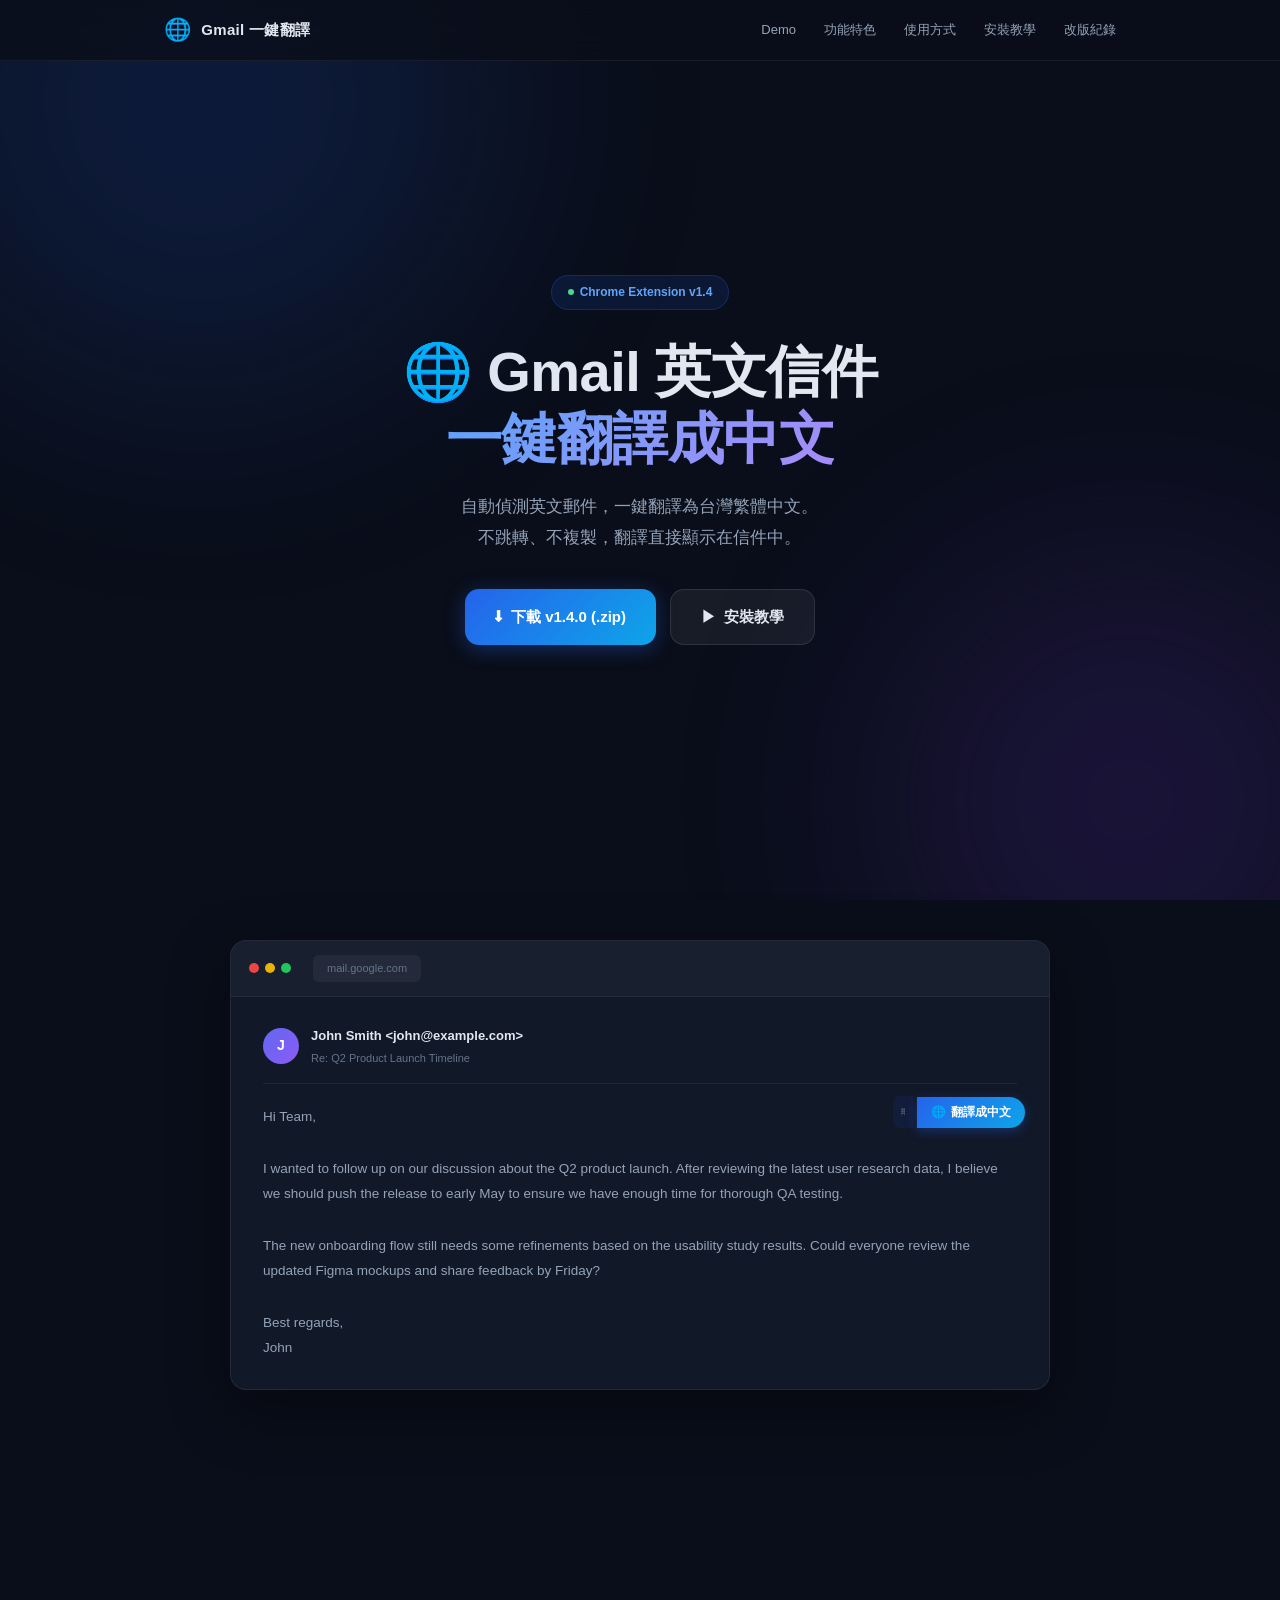
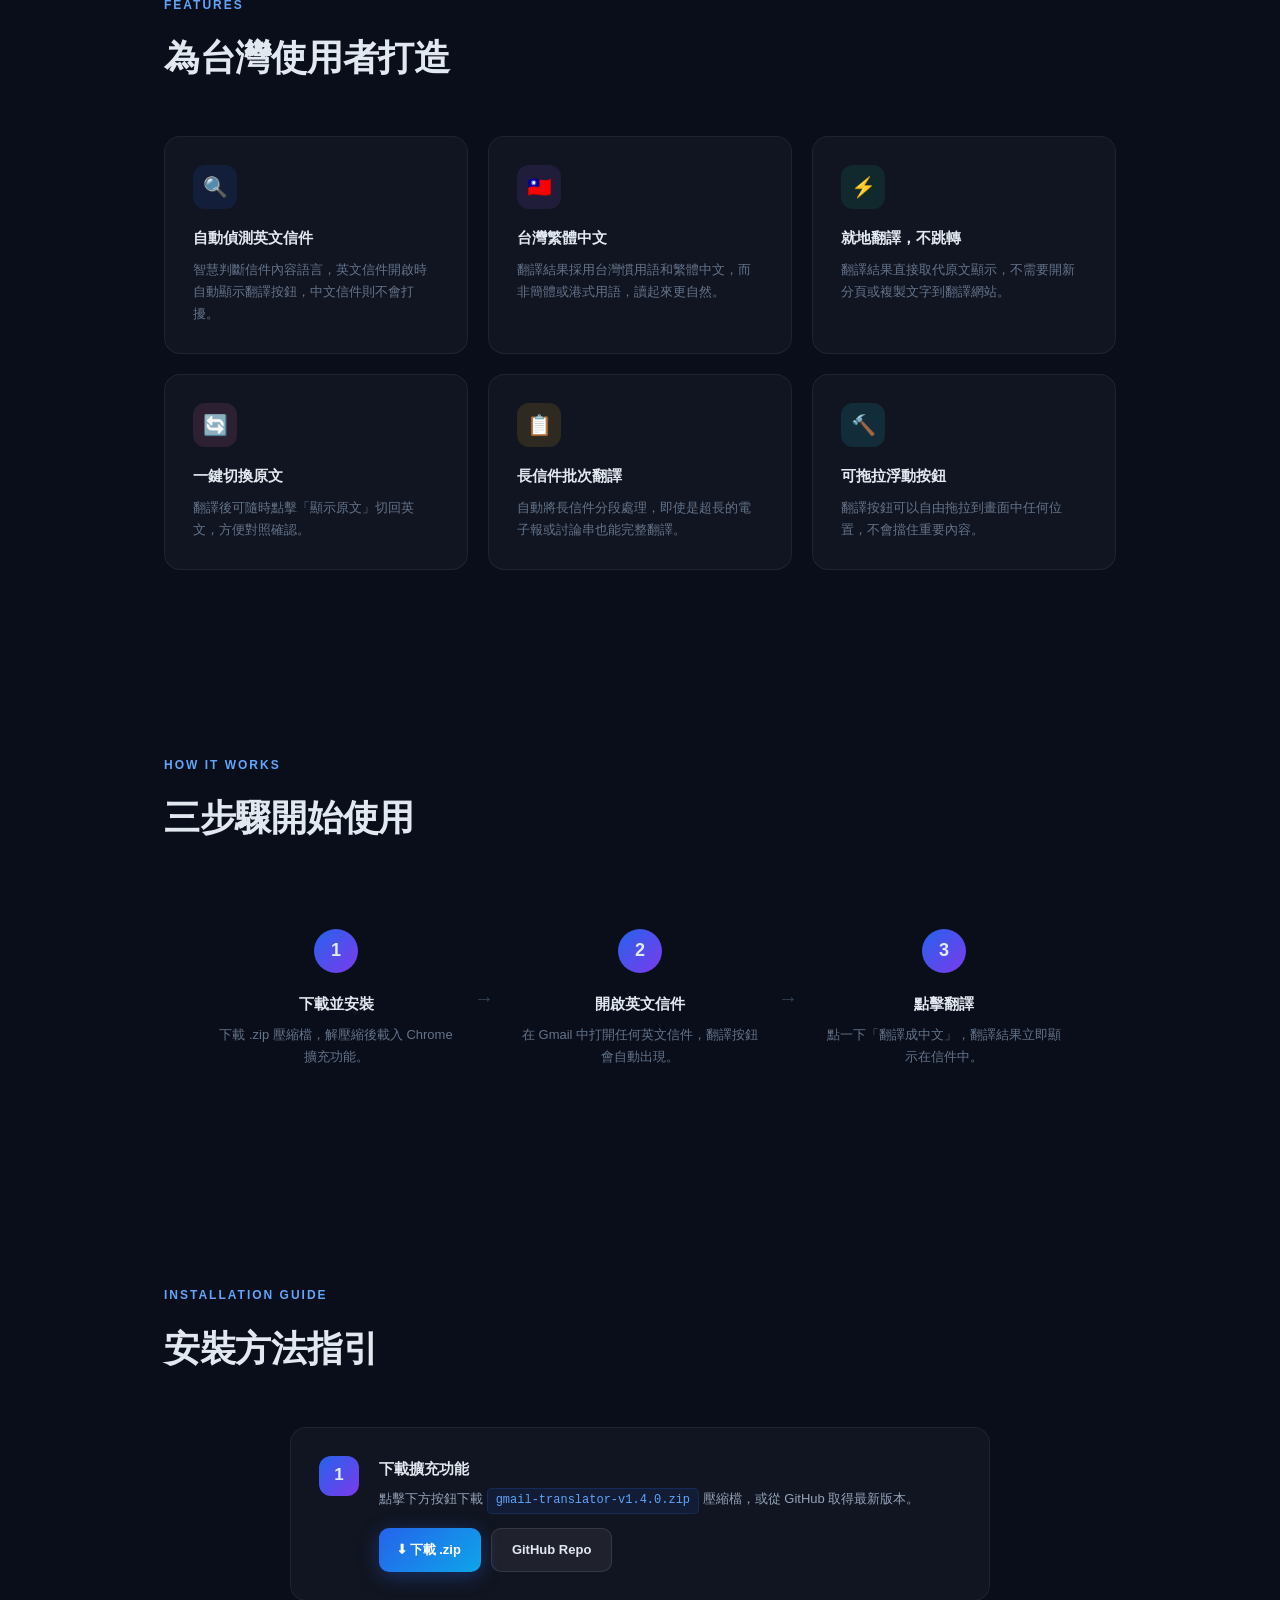
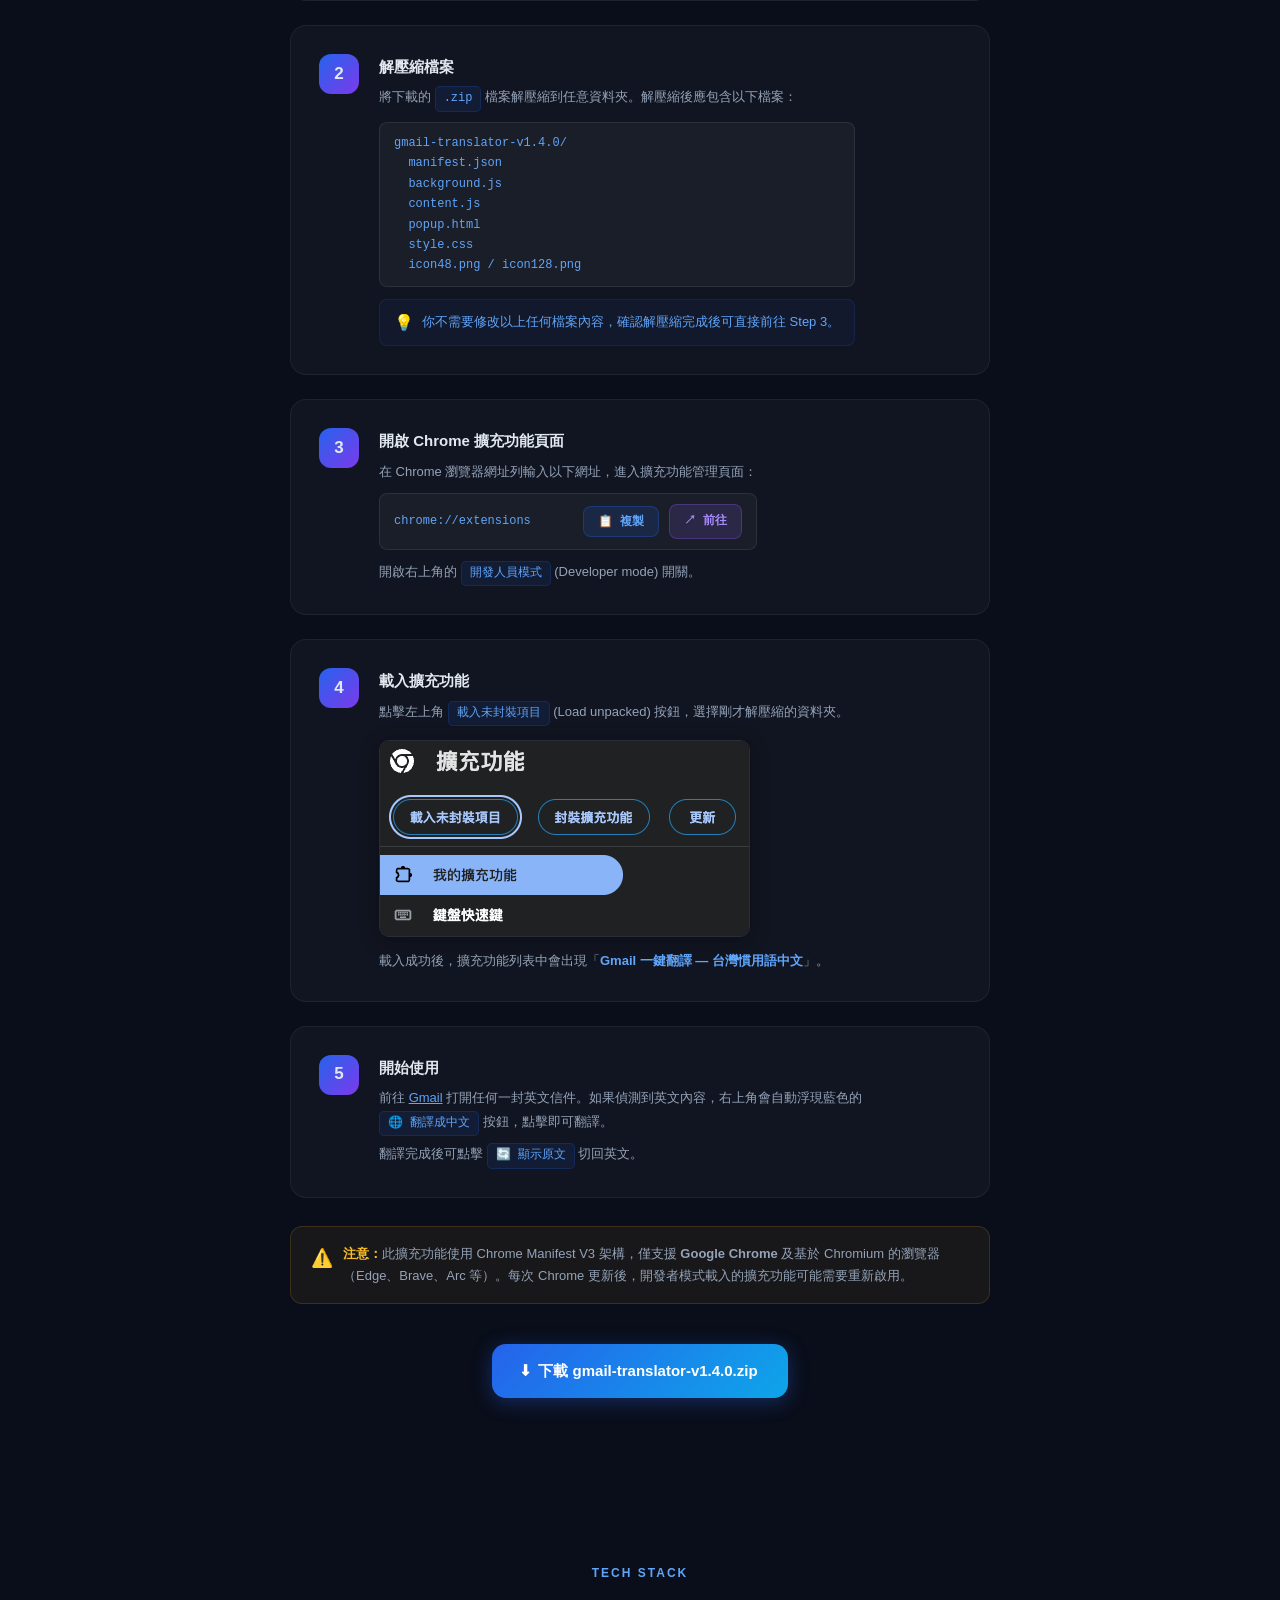
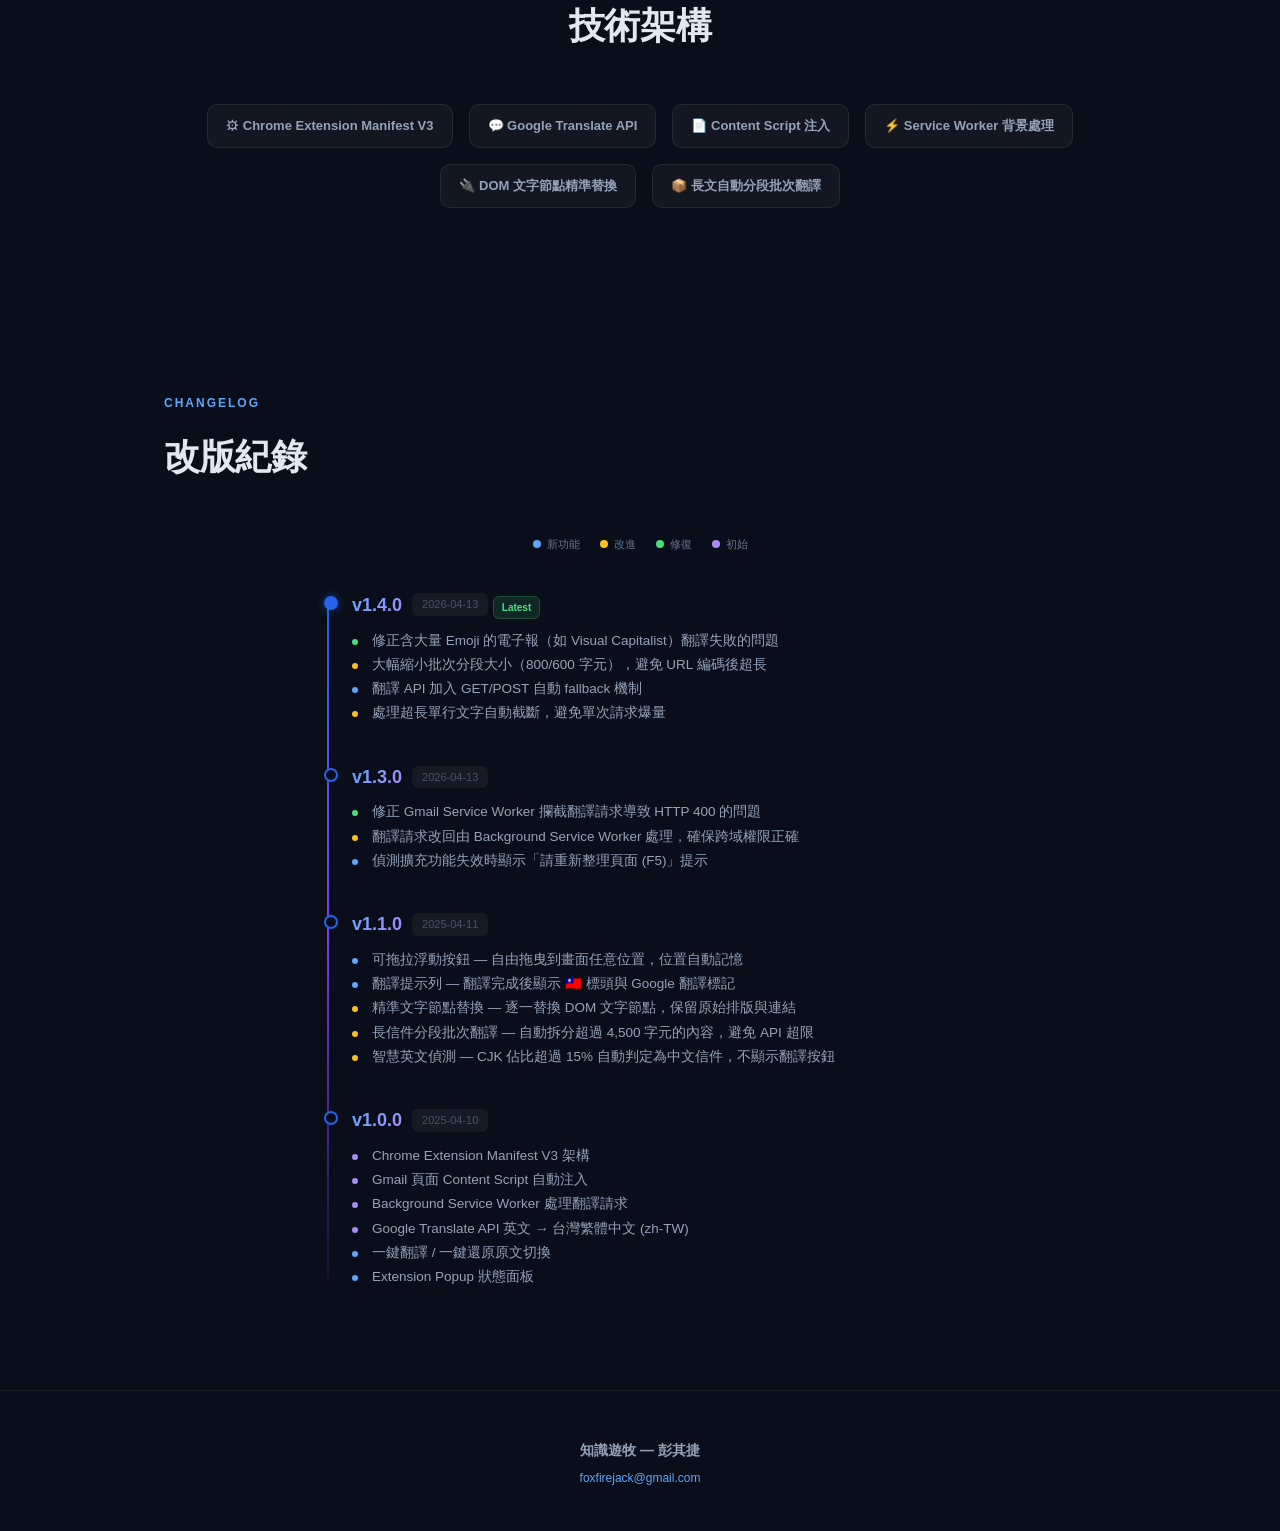
<file: index.html>
<!DOCTYPE html>
<html lang="zh-TW">
<head>
<meta charset="UTF-8">
<meta name="viewport" content="width=device-width, initial-scale=1.0">
<title>Gmail 一鍵翻譯 — 台灣繁體中文</title>
<link rel="icon" href="favicon.svg" type="image/svg+xml">
<style>
/* === Reset & Base === */
*, *::before, *::after { margin: 0; padding: 0; box-sizing: border-box; }
html { scroll-behavior: smooth; }
body {
  font-family: 'Noto Sans TC', -apple-system, BlinkMacSystemFont, 'Segoe UI', sans-serif;
  background: #0a0e1a;
  color: #e2e8f0;
  line-height: 1.7;
  overflow-x: hidden;
}
a { color: inherit; text-decoration: none; }

/* === Ambient Background === */
.bg-glow {
  position: fixed; inset: 0; z-index: 0; pointer-events: none; overflow: hidden;
}
.bg-glow::before, .bg-glow::after {
  content: '';
  position: absolute;
  border-radius: 50%;
  filter: blur(120px);
  opacity: 0.15;
}
.bg-glow::before {
  width: 600px; height: 600px;
  background: #2563eb;
  top: -200px; left: -100px;
  animation: float-a 20s ease-in-out infinite;
}
.bg-glow::after {
  width: 500px; height: 500px;
  background: #7c3aed;
  bottom: -150px; right: -100px;
  animation: float-b 25s ease-in-out infinite;
}
@keyframes float-a {
  0%, 100% { transform: translate(0, 0); }
  50% { transform: translate(80px, 60px); }
}
@keyframes float-b {
  0%, 100% { transform: translate(0, 0); }
  50% { transform: translate(-60px, -80px); }
}

/* === Layout === */
.container { max-width: 1000px; margin: 0 auto; padding: 0 24px; position: relative; z-index: 1; }

/* === Nav === */
nav {
  position: fixed; top: 0; left: 0; right: 0; z-index: 100;
  background: rgba(10, 14, 26, 0.8);
  backdrop-filter: blur(20px);
  border-bottom: 1px solid rgba(255,255,255,0.06);
}
nav .container {
  display: flex; align-items: center; justify-content: space-between;
  height: 60px;
}
.nav-logo {
  display: flex; align-items: center; gap: 10px;
  font-size: 15px; font-weight: 700; letter-spacing: 0.3px;
}
.nav-logo span { font-size: 22px; }
.nav-links { display: flex; gap: 28px; }
.nav-links a {
  font-size: 13px; color: #94a3b8;
  transition: color 0.2s;
}
.nav-links a:hover { color: #fff; }

/* === Hero === */
.hero {
  min-height: 100vh;
  display: flex; align-items: center; justify-content: center;
  text-align: center;
  padding: 100px 24px 80px;
}
.hero-inner { max-width: 680px; }
.hero-badge {
  display: inline-flex; align-items: center; gap: 6px;
  background: rgba(37, 99, 235, 0.12);
  border: 1px solid rgba(37, 99, 235, 0.25);
  border-radius: 100px;
  padding: 6px 16px;
  font-size: 12px; font-weight: 600;
  color: #60a5fa;
  margin-bottom: 28px;
}
.hero-badge .dot {
  width: 6px; height: 6px;
  background: #4ade80;
  border-radius: 50%;
  animation: pulse-dot 2s ease-in-out infinite;
}
@keyframes pulse-dot {
  0%, 100% { opacity: 1; transform: scale(1); }
  50% { opacity: 0.5; transform: scale(0.8); }
}
h1 {
  font-size: clamp(36px, 6vw, 56px);
  font-weight: 800;
  line-height: 1.2;
  margin-bottom: 20px;
  letter-spacing: -0.5px;
}
h1 .gradient {
  background: linear-gradient(135deg, #60a5fa, #a78bfa, #f472b6, #60a5fa);
  background-size: 300% 300%;
  -webkit-background-clip: text;
  -webkit-text-fill-color: transparent;
  background-clip: text;
  animation: gradient-shift 6s ease-in-out infinite;
}
@keyframes gradient-shift {
  0%, 100% { background-position: 0% 50%; }
  50% { background-position: 100% 50%; }
}
h1 .hero-globe {
  display: inline-block;
  animation: gentle-bounce 3s ease-in-out infinite;
}
@keyframes gentle-bounce {
  0%, 100% { transform: translateY(0); }
  50% { transform: translateY(-6px); }
}
.hero-desc {
  font-size: 17px;
  color: #94a3b8;
  max-width: 520px;
  margin: 0 auto 36px;
  line-height: 1.8;
}
.hero-actions { display: flex; gap: 14px; justify-content: center; flex-wrap: wrap; }
.btn-primary {
  display: inline-flex; align-items: center; gap: 8px;
  padding: 14px 30px;
  background: linear-gradient(135deg, #2563eb, #0ea5e9);
  color: #fff;
  font-size: 15px; font-weight: 700;
  border-radius: 14px;
  border: none; cursor: pointer;
  transition: all 0.3s cubic-bezier(0.4, 0, 0.2, 1);
  box-shadow: 0 4px 20px rgba(37, 99, 235, 0.35);
}
.btn-primary:hover {
  transform: translateY(-2px);
  box-shadow: 0 8px 30px rgba(37, 99, 235, 0.5);
}
.btn-secondary {
  display: inline-flex; align-items: center; gap: 8px;
  padding: 14px 30px;
  background: rgba(255,255,255,0.06);
  border: 1px solid rgba(255,255,255,0.1);
  color: #e2e8f0;
  font-size: 15px; font-weight: 600;
  border-radius: 14px;
  cursor: pointer;
  transition: all 0.3s;
}
.btn-secondary:hover {
  background: rgba(255,255,255,0.1);
  border-color: rgba(255,255,255,0.2);
}

/* === Demo Preview === */
.demo-section { padding: 40px 0 100px; }
.demo-window {
  background: #111827;
  border-radius: 16px;
  border: 1px solid rgba(255,255,255,0.08);
  overflow: hidden;
  box-shadow: 0 20px 60px rgba(0,0,0,0.4);
  max-width: 820px;
  margin: 0 auto;
}
.demo-titlebar {
  display: flex; align-items: center; gap: 8px;
  padding: 14px 18px;
  background: rgba(255,255,255,0.03);
  border-bottom: 1px solid rgba(255,255,255,0.06);
}
.demo-dots { display: flex; gap: 6px; }
.demo-dots span {
  width: 10px; height: 10px; border-radius: 50%;
}
.demo-dots span:nth-child(1) { background: #ef4444; }
.demo-dots span:nth-child(2) { background: #eab308; }
.demo-dots span:nth-child(3) { background: #22c55e; }
.demo-tab {
  margin-left: 14px;
  font-size: 11px; color: #64748b;
  background: rgba(255,255,255,0.05);
  padding: 4px 14px;
  border-radius: 6px;
}
.demo-body { padding: 28px 32px; }
.demo-email-header {
  display: flex; align-items: center; gap: 12px;
  margin-bottom: 20px;
  padding-bottom: 16px;
  border-bottom: 1px solid rgba(255,255,255,0.06);
}
.demo-avatar {
  width: 36px; height: 36px;
  border-radius: 50%;
  background: linear-gradient(135deg, #6366f1, #8b5cf6);
  display: flex; align-items: center; justify-content: center;
  font-size: 14px; font-weight: 700; color: #fff;
}
.demo-from { font-size: 13px; font-weight: 600; }
.demo-subject { font-size: 11px; color: #64748b; margin-top: 2px; }
.demo-content { position: relative; }
.demo-text-en, .demo-text-zh {
  font-size: 13.5px;
  line-height: 1.9;
  transition: all 0.5s ease;
}
.demo-text-en { color: #94a3b8; }
.demo-text-zh { color: #e2e8f0; display: none; }
.demo-content.translated .demo-text-en { display: none; }
.demo-content.translated .demo-text-zh { display: block; }

/* Translation header bar (matches real extension) */
.demo-translated-bar {
  display: none;
  align-items: center; gap: 8px;
  padding: 10px 16px;
  margin-bottom: 16px;
  border-radius: 10px;
  background: linear-gradient(135deg, rgba(238,242,255,0.08), rgba(224,242,254,0.08));
  border: 1px solid rgba(99,102,241,0.2);
  animation: fadeSlide 0.4s ease;
}
.demo-content.translated .demo-translated-bar { display: flex; }
.demo-translated-bar .flag { font-size: 18px; }
.demo-translated-bar .title { font-size: 13px; font-weight: 700; color: #818cf8; }
.demo-translated-bar .badge {
  margin-left: auto;
  font-size: 10px; padding: 3px 8px;
  border-radius: 10px;
  background: rgba(99,102,241,0.12);
  color: #a5b4fc; font-weight: 600;
}
@keyframes fadeSlide {
  from { opacity: 0; transform: translateY(-6px); }
  to { opacity: 1; transform: translateY(0); }
}

/* Floating translate button in demo */
.demo-fab {
  position: absolute; top: -8px; right: -8px;
  display: flex; align-items: center; gap: 4px;
  z-index: 2;
}
.demo-fab .handle {
  width: 20px; height: 32px;
  border-radius: 7px 0 0 7px;
  background: rgba(30, 64, 175, 0.15);
  display: flex; align-items: center; justify-content: center;
  color: #6b7280; font-size: 11px; cursor: grab;
}
.demo-fab button {
  display: inline-flex; align-items: center; gap: 5px;
  padding: 7px 14px;
  border: none;
  border-radius: 0 20px 20px 0;
  color: #fff;
  font-size: 12px; font-weight: 700;
  cursor: pointer;
  transition: all 0.25s;
  font-family: inherit;
}
.demo-fab .btn-translate {
  background: linear-gradient(135deg, #2563eb, #0ea5e9);
  box-shadow: 0 3px 12px rgba(37,99,235,0.35);
}
.demo-fab .btn-translate:hover {
  box-shadow: 0 5px 18px rgba(37,99,235,0.5);
}
.demo-fab .btn-restore {
  background: linear-gradient(135deg, #6366f1, #8b5cf6);
  box-shadow: 0 3px 12px rgba(99,102,241,0.35);
  display: none;
}
.demo-fab .btn-restore:hover {
  box-shadow: 0 5px 18px rgba(99,102,241,0.5);
}
.demo-content.translated .btn-translate { display: none; }
.demo-content.translated .btn-restore { display: inline-flex; }
.demo-fab .loading { opacity: 0.7; cursor: wait; }

/* === Features === */
.features { padding: 100px 0; }
.section-label {
  display: inline-flex; align-items: center; gap: 6px;
  font-size: 12px; font-weight: 600; color: #60a5fa;
  text-transform: uppercase; letter-spacing: 2px;
  margin-bottom: 12px;
}
.section-title {
  font-size: clamp(26px, 4vw, 36px);
  font-weight: 800;
  margin-bottom: 48px;
  letter-spacing: -0.3px;
}
.features-grid {
  display: grid;
  grid-template-columns: repeat(auto-fit, minmax(280px, 1fr));
  gap: 20px;
}
.feature-card {
  background: rgba(255,255,255,0.03);
  border: 1px solid rgba(255,255,255,0.06);
  border-radius: 16px;
  padding: 28px;
  transition: all 0.3s;
}
.feature-card:hover {
  background: rgba(255,255,255,0.05);
  border-color: rgba(255,255,255,0.1);
  transform: translateY(-2px);
}
.feature-icon {
  width: 44px; height: 44px;
  border-radius: 12px;
  display: flex; align-items: center; justify-content: center;
  font-size: 20px;
  margin-bottom: 16px;
}
.feature-card:nth-child(1) .feature-icon { background: rgba(37,99,235,0.12); }
.feature-card:nth-child(2) .feature-icon { background: rgba(139,92,246,0.12); }
.feature-card:nth-child(3) .feature-icon { background: rgba(16,185,129,0.12); }
.feature-card:nth-child(4) .feature-icon { background: rgba(244,114,182,0.12); }
.feature-card:nth-child(5) .feature-icon { background: rgba(251,191,36,0.12); }
.feature-card:nth-child(6) .feature-icon { background: rgba(34,211,238,0.12); }
.feature-card h3 {
  font-size: 15px; font-weight: 700;
  margin-bottom: 8px;
}
.feature-card p {
  font-size: 13px; color: #64748b;
  line-height: 1.7;
}

/* === How it works === */
.how-section { padding: 80px 0 100px; }
.steps {
  display: flex; gap: 24px; flex-wrap: wrap;
  justify-content: center;
}
.step {
  flex: 1; min-width: 200px; max-width: 280px;
  text-align: center;
  padding: 32px 20px;
  position: relative;
}
.step-num {
  width: 44px; height: 44px;
  border-radius: 50%;
  background: linear-gradient(135deg, #2563eb, #7c3aed);
  display: inline-flex; align-items: center; justify-content: center;
  font-size: 18px; font-weight: 800;
  margin-bottom: 18px;
}
.step h3 {
  font-size: 15px; font-weight: 700;
  margin-bottom: 8px;
}
.step p {
  font-size: 13px; color: #64748b;
  line-height: 1.7;
}
.step-arrow {
  display: none;
  position: absolute;
  right: -18px; top: 50%;
  transform: translateY(-50%);
  color: #334155;
  font-size: 20px;
}
@media (min-width: 700px) {
  .step-arrow { display: block; }
}

/* === Tech === */
.tech-section { padding: 60px 0 100px; }
.tech-grid {
  display: flex; gap: 16px; flex-wrap: wrap;
  justify-content: center;
}
.tech-tag {
  display: inline-flex; align-items: center; gap: 6px;
  padding: 10px 18px;
  background: rgba(255,255,255,0.04);
  border: 1px solid rgba(255,255,255,0.08);
  border-radius: 10px;
  font-size: 13px; font-weight: 600; color: #94a3b8;
  transition: all 0.2s;
}
.tech-tag:hover {
  background: rgba(255,255,255,0.08);
  color: #e2e8f0;
}

/* === Install Guide === */
.install-section { padding: 80px 0 100px; }
.install-steps {
  max-width: 700px;
  margin: 0 auto;
  display: flex; flex-direction: column; gap: 24px;
}
.install-step {
  display: flex; gap: 20px;
  background: rgba(255,255,255,0.03);
  border: 1px solid rgba(255,255,255,0.06);
  border-radius: 16px;
  padding: 28px;
  transition: all 0.3s;
}
.install-step:hover {
  background: rgba(255,255,255,0.05);
  border-color: rgba(255,255,255,0.12);
}
.install-step-num {
  flex-shrink: 0;
  width: 40px; height: 40px;
  border-radius: 12px;
  background: linear-gradient(135deg, #2563eb, #7c3aed);
  display: flex; align-items: center; justify-content: center;
  font-size: 17px; font-weight: 800;
}
.install-step-body h3 {
  font-size: 15px; font-weight: 700;
  margin-bottom: 6px;
}
.install-step-body p {
  font-size: 13px; color: #94a3b8;
  line-height: 1.8;
}
.install-step-body code {
  display: inline-block;
  background: rgba(37,99,235,0.1);
  border: 1px solid rgba(37,99,235,0.2);
  color: #60a5fa;
  padding: 1px 8px;
  border-radius: 5px;
  font-size: 12px;
  font-family: 'SF Mono', 'Fira Code', monospace;
}
.install-step-body .path-box {
  display: block;
  background: rgba(255,255,255,0.04);
  border: 1px solid rgba(255,255,255,0.08);
  border-radius: 8px;
  padding: 10px 14px;
  margin-top: 10px;
  font-family: 'SF Mono', 'Fira Code', monospace;
  font-size: 12px;
  color: #60a5fa;
  word-break: break-all;
}
.install-note {
  max-width: 700px;
  margin: 28px auto 0;
  display: flex; gap: 10px;
  padding: 16px 20px;
  background: rgba(251,191,36,0.06);
  border: 1px solid rgba(251,191,36,0.15);
  border-radius: 12px;
  font-size: 13px; color: #94a3b8;
  line-height: 1.7;
}
.install-note .note-icon { flex-shrink: 0; font-size: 18px; }
.install-tip {
  display: flex; align-items: center; gap: 8px;
  margin-top: 12px;
  padding: 10px 14px;
  background: rgba(37,99,235,0.06);
  border: 1px solid rgba(37,99,235,0.15);
  border-radius: 8px;
  font-size: 13px; color: #60a5fa;
  line-height: 1.6;
}
.install-tip-icon { font-size: 16px; flex-shrink: 0; }
.path-box-row {
  display: flex !important;
  align-items: center;
  gap: 10px;
}
.path-box-row span { flex: 1; }
.copy-btn, .goto-btn {
  flex-shrink: 0;
  display: inline-flex; align-items: center; gap: 4px;
  padding: 6px 14px;
  border-radius: 8px;
  font-size: 12px; font-weight: 600;
  cursor: pointer;
  transition: all 0.2s;
  font-family: inherit;
  text-decoration: none;
}
.copy-btn {
  background: rgba(37,99,235,0.15);
  border: 1px solid rgba(37,99,235,0.3);
  color: #60a5fa;
}
.copy-btn:hover {
  background: rgba(37,99,235,0.25);
}
.copy-btn.copied {
  background: rgba(74,222,128,0.15);
  border-color: rgba(74,222,128,0.3);
  color: #4ade80;
}
.goto-btn {
  background: rgba(139,92,246,0.15);
  border: 1px solid rgba(139,92,246,0.3);
  color: #a78bfa;
}
.goto-btn:hover {
  background: rgba(139,92,246,0.25);
}
.install-screenshot {
  display: block;
  margin-top: 14px;
  border-radius: 10px;
  border: 1px solid rgba(255,255,255,0.1);
  max-width: 100%;
  box-shadow: 0 4px 20px rgba(0,0,0,0.3);
}
.install-download-cta {
  text-align: center;
  margin-top: 40px;
}

/* === Changelog === */
.changelog { padding: 80px 0 100px; }
.changelog-timeline {
  max-width: 640px;
  margin: 0 auto;
  position: relative;
  padding-left: 32px;
}
.changelog-timeline::before {
  content: '';
  position: absolute;
  left: 7px; top: 8px; bottom: 8px;
  width: 2px;
  background: linear-gradient(to bottom, #2563eb, #7c3aed, rgba(124,58,237,0.1));
  border-radius: 2px;
}
.cl-entry {
  position: relative;
  margin-bottom: 36px;
}
.cl-entry:last-child { margin-bottom: 0; }
.cl-dot {
  position: absolute;
  left: -28px; top: 6px;
  width: 14px; height: 14px;
  border-radius: 50%;
  border: 2.5px solid #2563eb;
  background: #0a0e1a;
}
.cl-entry:first-child .cl-dot {
  background: #2563eb;
  box-shadow: 0 0 10px rgba(37,99,235,0.5);
}
.cl-version {
  display: inline-flex; align-items: center; gap: 10px;
  margin-bottom: 8px;
}
.cl-version h3 {
  font-size: 18px; font-weight: 800;
  background: linear-gradient(135deg, #60a5fa, #a78bfa);
  -webkit-background-clip: text;
  -webkit-text-fill-color: transparent;
  background-clip: text;
}
.cl-date {
  font-size: 11px; color: #475569;
  background: rgba(255,255,255,0.05);
  padding: 2px 10px;
  border-radius: 6px;
}
.cl-tag {
  display: inline-block;
  font-size: 10px; font-weight: 700;
  padding: 2px 8px;
  border-radius: 6px;
  margin-bottom: 10px;
}
.cl-tag.latest {
  background: rgba(74,222,128,0.12);
  color: #4ade80;
  border: 1px solid rgba(74,222,128,0.2);
}
.cl-list {
  list-style: none;
  padding: 0;
}
.cl-list li {
  font-size: 13.5px;
  color: #94a3b8;
  line-height: 1.8;
  padding-left: 20px;
  position: relative;
}
.cl-list li::before {
  content: '';
  position: absolute;
  left: 0; top: 10px;
  width: 6px; height: 6px;
  border-radius: 50%;
}
.cl-list li.feat::before { background: #60a5fa; }
.cl-list li.fix::before { background: #4ade80; }
.cl-list li.improve::before { background: #fbbf24; }
.cl-list li.init::before { background: #a78bfa; }
.cl-legend {
  display: flex; gap: 20px; justify-content: center;
  margin-bottom: 36px;
  flex-wrap: wrap;
}
.cl-legend span {
  display: inline-flex; align-items: center; gap: 6px;
  font-size: 11px; color: #64748b;
}
.cl-legend span::before {
  content: '';
  width: 8px; height: 8px;
  border-radius: 50%;
  display: inline-block;
}
.cl-legend .lg-feat::before { background: #60a5fa; }
.cl-legend .lg-fix::before { background: #4ade80; }
.cl-legend .lg-improve::before { background: #fbbf24; }
.cl-legend .lg-init::before { background: #a78bfa; }

/* === Footer === */
footer {
  border-top: 1px solid rgba(255,255,255,0.06);
  padding: 48px 0;
  text-align: center;
}
footer .author {
  font-size: 14px;
  color: #94a3b8;
  margin-bottom: 6px;
  font-weight: 600;
}
footer .author-sub {
  font-size: 12px;
  color: #475569;
}
footer a { color: #60a5fa; }
footer a:hover { text-decoration: underline; }

/* === Responsive === */
@media (max-width: 640px) {
  .hero { padding: 80px 20px 60px; }
  .demo-body { padding: 20px; }
  .features-grid { grid-template-columns: 1fr; }
  .nav-links { display: none; }
}
</style>
</head>
<body>

<div class="bg-glow"></div>

<!-- Nav -->
<nav>
  <div class="container">
    <div class="nav-logo">
      <span>🌐</span> Gmail 一鍵翻譯
    </div>
    <div class="nav-links">
      <a href="#demo">Demo</a>
      <a href="#features">功能特色</a>
      <a href="#howto">使用方式</a>
      <a href="#install">安裝教學</a>
      <a href="#changelog">改版紀錄</a>
    </div>
  </div>
</nav>

<!-- Hero -->
<section class="hero">
  <div class="hero-inner">
    <div class="hero-badge">
      <span class="dot"></span>
      Chrome Extension v1.4
    </div>
    <h1>
      <span class="hero-globe">🌐</span> Gmail 英文信件<br>
      <span class="gradient">一鍵翻譯成中文</span>
    </h1>
    <p class="hero-desc">
      自動偵測英文郵件，一鍵翻譯為台灣繁體中文。<br>
      不跳轉、不複製，翻譯直接顯示在信件中。
    </p>
    <div class="hero-actions">
      <a class="btn-primary" href="gmail-translator-v1.4.0.zip" download>
        <span>&#11015;</span> 下載 v1.4.0 (.zip)
      </a>
      <a class="btn-secondary" href="#install">
        <span>&#9654;</span> 安裝教學
      </a>
    </div>
  </div>
</section>

<!-- Demo -->
<section class="demo-section" id="demo">
  <div class="container">
    <div class="demo-window">
      <div class="demo-titlebar">
        <div class="demo-dots"><span></span><span></span><span></span></div>
        <div class="demo-tab">mail.google.com</div>
      </div>
      <div class="demo-body">
        <div class="demo-email-header">
          <div class="demo-avatar">J</div>
          <div>
            <div class="demo-from">John Smith &lt;john@example.com&gt;</div>
            <div class="demo-subject">Re: Q2 Product Launch Timeline</div>
          </div>
        </div>
        <div class="demo-content" id="demoContent">
          <div class="demo-fab">
            <div class="handle">&#10303;</div>
            <button class="btn-translate" id="demoTranslateBtn" onclick="toggleTranslation()">
              <span>🌐</span> 翻譯成中文
            </button>
            <button class="btn-restore" onclick="toggleTranslation()">
              <span>🔄</span> 顯示原文
            </button>
          </div>

          <div class="demo-translated-bar">
            <span class="flag">🇹🇼</span>
            <span class="title">已翻譯為台灣繁體中文</span>
            <span class="badge">Google 翻譯</span>
          </div>

          <div class="demo-text-en">
            Hi Team,<br><br>
            I wanted to follow up on our discussion about the Q2 product launch. After reviewing the latest user research data, I believe we should push the release to early May to ensure we have enough time for thorough QA testing.<br><br>
            The new onboarding flow still needs some refinements based on the usability study results. Could everyone review the updated Figma mockups and share feedback by Friday?<br><br>
            Best regards,<br>
            John
          </div>
          <div class="demo-text-zh">
            嗨，團隊好，<br><br>
            我想跟進我們之前討論的第二季產品上線事宜。在檢視了最新的使用者研究數據後，我認為我們應該將上線時間推遲到五月初，以確保有充足的時間進行完整的 QA 測試。<br><br>
            新的使用者引導流程仍需根據易用性測試結果進行一些優化。請大家在週五前檢視更新後的 Figma 設計稿並回饋意見。<br><br>
            祝好，<br>
            John
          </div>
        </div>
      </div>
    </div>
  </div>
</section>

<!-- Features -->
<section class="features" id="features">
  <div class="container">
    <div class="section-label">Features</div>
    <h2 class="section-title">為台灣使用者打造</h2>
    <div class="features-grid">
      <div class="feature-card">
        <div class="feature-icon">🔍</div>
        <h3>自動偵測英文信件</h3>
        <p>智慧判斷信件內容語言，英文信件開啟時自動顯示翻譯按鈕，中文信件則不會打擾。</p>
      </div>
      <div class="feature-card">
        <div class="feature-icon">🇹🇼</div>
        <h3>台灣繁體中文</h3>
        <p>翻譯結果採用台灣慣用語和繁體中文，而非簡體或港式用語，讀起來更自然。</p>
      </div>
      <div class="feature-card">
        <div class="feature-icon">&#9889;</div>
        <h3>就地翻譯，不跳轉</h3>
        <p>翻譯結果直接取代原文顯示，不需要開新分頁或複製文字到翻譯網站。</p>
      </div>
      <div class="feature-card">
        <div class="feature-icon">🔄</div>
        <h3>一鍵切換原文</h3>
        <p>翻譯後可隨時點擊「顯示原文」切回英文，方便對照確認。</p>
      </div>
      <div class="feature-card">
        <div class="feature-icon">&#128203;</div>
        <h3>長信件批次翻譯</h3>
        <p>自動將長信件分段處理，即使是超長的電子報或討論串也能完整翻譯。</p>
      </div>
      <div class="feature-card">
        <div class="feature-icon">&#128296;</div>
        <h3>可拖拉浮動按鈕</h3>
        <p>翻譯按鈕可以自由拖拉到畫面中任何位置，不會擋住重要內容。</p>
      </div>
    </div>
  </div>
</section>

<!-- How it works (quick overview) -->
<section class="how-section" id="howto">
  <div class="container">
    <div class="section-label">How it works</div>
    <h2 class="section-title">三步驟開始使用</h2>
    <div class="steps">
      <div class="step">
        <div class="step-num">1</div>
        <h3>下載並安裝</h3>
        <p>下載 .zip 壓縮檔，解壓縮後載入 Chrome 擴充功能。</p>
        <span class="step-arrow">&rarr;</span>
      </div>
      <div class="step">
        <div class="step-num">2</div>
        <h3>開啟英文信件</h3>
        <p>在 Gmail 中打開任何英文信件，翻譯按鈕會自動出現。</p>
        <span class="step-arrow">&rarr;</span>
      </div>
      <div class="step">
        <div class="step-num">3</div>
        <h3>點擊翻譯</h3>
        <p>點一下「翻譯成中文」，翻譯結果立即顯示在信件中。</p>
      </div>
    </div>
  </div>
</section>

<!-- Install Guide -->
<section class="install-section" id="install">
  <div class="container">
    <div class="section-label">Installation Guide</div>
    <h2 class="section-title">安裝方法指引</h2>
    <div class="install-steps">

      <div class="install-step">
        <div class="install-step-num">1</div>
        <div class="install-step-body">
          <h3>下載擴充功能</h3>
          <p>點擊下方按鈕下載 <code>gmail-translator-v1.4.0.zip</code> 壓縮檔，或從 GitHub 取得最新版本。</p>
          <div style="margin-top:14px; display:flex; gap:10px; flex-wrap:wrap;">
            <a class="btn-primary" href="gmail-translator-v1.4.0.zip" download style="font-size:13px; padding:10px 20px; border-radius:10px;">
              &#11015; 下載 .zip
            </a>
            <a class="btn-secondary" href="https://github.com/Knowledge-Knowmad/gmail_translator" target="_blank" style="font-size:13px; padding:10px 20px; border-radius:10px;">
              GitHub Repo
            </a>
          </div>
        </div>
      </div>

      <div class="install-step">
        <div class="install-step-num">2</div>
        <div class="install-step-body">
          <h3>解壓縮檔案</h3>
          <p>將下載的 <code>.zip</code> 檔案解壓縮到任意資料夾。解壓縮後應包含以下檔案：</p>
          <div class="path-box">
            gmail-translator-v1.4.0/<br>
            &nbsp;&nbsp;manifest.json<br>
            &nbsp;&nbsp;background.js<br>
            &nbsp;&nbsp;content.js<br>
            &nbsp;&nbsp;popup.html<br>
            &nbsp;&nbsp;style.css<br>
            &nbsp;&nbsp;icon48.png / icon128.png
          </div>
          <div class="install-tip">
            <span class="install-tip-icon">&#128161;</span>
            <span>你不需要修改以上任何檔案內容，確認解壓縮完成後可直接前往 Step 3。</span>
          </div>
        </div>
      </div>

      <div class="install-step">
        <div class="install-step-num">3</div>
        <div class="install-step-body">
          <h3>開啟 Chrome 擴充功能頁面</h3>
          <p>在 Chrome 瀏覽器網址列輸入以下網址，進入擴充功能管理頁面：</p>
          <div class="path-box path-box-row">
            <span>chrome://extensions</span>
            <button class="copy-btn" onclick="copyExtUrl(this)" title="複製網址">&#128203; 複製</button>
            <a class="goto-btn" href="chrome://extensions" title="前往頁面">&#8599; 前往</a>
          </div>
          <p style="margin-top:10px;">開啟右上角的 <code>開發人員模式</code> (Developer mode) 開關。</p>
        </div>
      </div>

      <div class="install-step">
        <div class="install-step-num">4</div>
        <div class="install-step-body">
          <h3>載入擴充功能</h3>
          <p>點擊左上角 <code>載入未封裝項目</code> (Load unpacked) 按鈕，選擇剛才解壓縮的資料夾。</p>
          <img src="step4-load-unpacked.png" alt="Chrome 擴充功能頁面 — 載入未封裝項目" class="install-screenshot">
          <p style="margin-top:12px;">載入成功後，擴充功能列表中會出現「<strong style="color:#60a5fa;">Gmail 一鍵翻譯 — 台灣慣用語中文</strong>」。</p>
        </div>
      </div>

      <div class="install-step">
        <div class="install-step-num">5</div>
        <div class="install-step-body">
          <h3>開始使用</h3>
          <p>前往 <a href="https://mail.google.com" target="_blank" style="color:#60a5fa; text-decoration:underline;">Gmail</a> 打開任何一封英文信件。如果偵測到英文內容，右上角會自動浮現藍色的 <code>🌐 翻譯成中文</code> 按鈕，點擊即可翻譯。</p>
          <p style="margin-top:6px;">翻譯完成後可點擊 <code>🔄 顯示原文</code> 切回英文。</p>
        </div>
      </div>

    </div>

    <div class="install-note">
      <span class="note-icon">&#9888;&#65039;</span>
      <div>
        <strong style="color:#fbbf24;">注意：</strong>此擴充功能使用 Chrome Manifest V3 架構，僅支援 <strong>Google Chrome</strong> 及基於 Chromium 的瀏覽器（Edge、Brave、Arc 等）。每次 Chrome 更新後，開發者模式載入的擴充功能可能需要重新啟用。
      </div>
    </div>

    <div class="install-download-cta">
      <a class="btn-primary" href="gmail-translator-v1.4.0.zip" download>
        <span>&#11015;</span> 下載 gmail-translator-v1.4.0.zip
      </a>
    </div>
  </div>
</section>

<!-- Tech -->
<section class="tech-section">
  <div class="container" style="text-align:center;">
    <div class="section-label">Tech Stack</div>
    <h2 class="section-title">技術架構</h2>
    <div class="tech-grid">
      <div class="tech-tag">&#9881; Chrome Extension Manifest V3</div>
      <div class="tech-tag">&#128172; Google Translate API</div>
      <div class="tech-tag">&#128196; Content Script 注入</div>
      <div class="tech-tag">&#9889; Service Worker 背景處理</div>
      <div class="tech-tag">&#128268; DOM 文字節點精準替換</div>
      <div class="tech-tag">&#128230; 長文自動分段批次翻譯</div>
    </div>
  </div>
</section>

<!-- Changelog -->
<section class="changelog" id="changelog">
  <div class="container">
    <div class="section-label">Changelog</div>
    <h2 class="section-title">改版紀錄</h2>
    <div class="cl-legend">
      <span class="lg-feat">新功能</span>
      <span class="lg-improve">改進</span>
      <span class="lg-fix">修復</span>
      <span class="lg-init">初始</span>
    </div>
    <div class="changelog-timeline">

      <!-- v1.4.0 -->
      <div class="cl-entry">
        <div class="cl-dot"></div>
        <div class="cl-version">
          <h3>v1.4.0</h3>
          <span class="cl-date">2026-04-13</span>
        </div>
        <span class="cl-tag latest">Latest</span>
        <ul class="cl-list">
          <li class="fix">修正含大量 Emoji 的電子報（如 Visual Capitalist）翻譯失敗的問題</li>
          <li class="improve">大幅縮小批次分段大小（800/600 字元），避免 URL 編碼後超長</li>
          <li class="feat">翻譯 API 加入 GET/POST 自動 fallback 機制</li>
          <li class="improve">處理超長單行文字自動截斷，避免單次請求爆量</li>
        </ul>
      </div>

      <!-- v1.3.0 -->
      <div class="cl-entry">
        <div class="cl-dot"></div>
        <div class="cl-version">
          <h3>v1.3.0</h3>
          <span class="cl-date">2026-04-13</span>
        </div>
        <ul class="cl-list">
          <li class="fix">修正 Gmail Service Worker 攔截翻譯請求導致 HTTP 400 的問題</li>
          <li class="improve">翻譯請求改回由 Background Service Worker 處理，確保跨域權限正確</li>
          <li class="feat">偵測擴充功能失效時顯示「請重新整理頁面 (F5)」提示</li>
        </ul>
      </div>

      <!-- v1.1.0 -->
      <div class="cl-entry">
        <div class="cl-dot"></div>
        <div class="cl-version">
          <h3>v1.1.0</h3>
          <span class="cl-date">2025-04-11</span>
        </div>
        <ul class="cl-list">
          <li class="feat">可拖拉浮動按鈕 — 自由拖曳到畫面任意位置，位置自動記憶</li>
          <li class="feat">翻譯提示列 — 翻譯完成後顯示 🇹🇼 標頭與 Google 翻譯標記</li>
          <li class="improve">精準文字節點替換 — 逐一替換 DOM 文字節點，保留原始排版與連結</li>
          <li class="improve">長信件分段批次翻譯 — 自動拆分超過 4,500 字元的內容，避免 API 超限</li>
          <li class="improve">智慧英文偵測 — CJK 佔比超過 15% 自動判定為中文信件，不顯示翻譯按鈕</li>
        </ul>
      </div>

      <!-- v1.0.0 -->
      <div class="cl-entry">
        <div class="cl-dot"></div>
        <div class="cl-version">
          <h3>v1.0.0</h3>
          <span class="cl-date">2025-04-10</span>
        </div>
        <ul class="cl-list">
          <li class="init">Chrome Extension Manifest V3 架構</li>
          <li class="init">Gmail 頁面 Content Script 自動注入</li>
          <li class="init">Background Service Worker 處理翻譯請求</li>
          <li class="init">Google Translate API 英文 &rarr; 台灣繁體中文 (zh-TW)</li>
          <li class="feat">一鍵翻譯 / 一鍵還原原文切換</li>
          <li class="feat">Extension Popup 狀態面板</li>
        </ul>
      </div>

    </div>
  </div>
</section>

<!-- Footer -->
<footer>
  <div class="container">
    <p class="author">知識遊牧 &mdash; 彭其捷</p>
    <p class="author-sub">
      <a href="mailto:foxfirejack@gmail.com">foxfirejack@gmail.com</a>
    </p>
  </div>
</footer>

<script>
// Demo translation toggle
function toggleTranslation() {
  const content = document.getElementById('demoContent');
  const btn = document.getElementById('demoTranslateBtn');

  if (content.classList.contains('translated')) {
    content.classList.remove('translated');
  } else {
    btn.classList.add('loading');
    btn.innerHTML = '<span>🌐</span> 翻譯中…';
    setTimeout(() => {
      content.classList.add('translated');
      btn.classList.remove('loading');
      btn.innerHTML = '<span>🌐</span> 翻譯成中文';
    }, 800);
  }
}

// Copy chrome://extensions URL
function copyExtUrl(btn) {
  navigator.clipboard.writeText('chrome://extensions').then(() => {
    btn.classList.add('copied');
    btn.innerHTML = '&#10003; 已複製';
    setTimeout(() => {
      btn.classList.remove('copied');
      btn.innerHTML = '&#128203; 複製';
    }, 2000);
  });
}

// Smooth reveal on scroll
const observer = new IntersectionObserver((entries) => {
  entries.forEach(e => {
    if (e.isIntersecting) {
      e.target.style.opacity = '1';
      e.target.style.transform = 'translateY(0)';
    }
  });
}, { threshold: 0.15 });

document.querySelectorAll('.feature-card, .step, .tech-tag, .install-step, .cl-entry').forEach(el => {
  el.style.opacity = '0';
  el.style.transform = 'translateY(20px)';
  el.style.transition = 'opacity 0.5s ease, transform 0.5s ease';
  observer.observe(el);
});
</script>

</body>
</html>
</file>
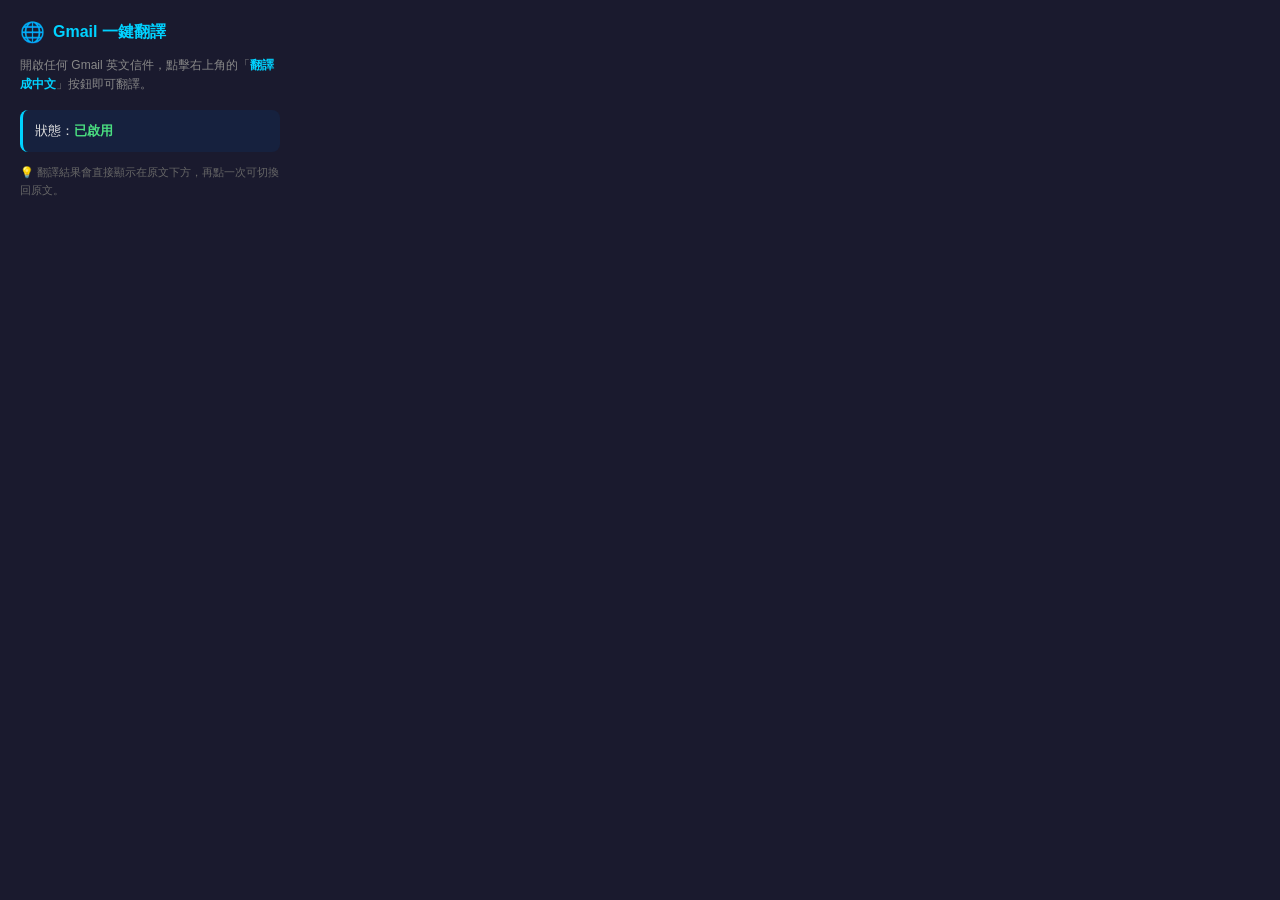
<file: popup.html>
<!DOCTYPE html>
<html lang="zh-TW">
<head>
<meta charset="UTF-8">
<style>
* { margin: 0; padding: 0; box-sizing: border-box; }
body { width: 300px; font-family: 'Noto Sans TC', 'Microsoft JhengHei', sans-serif; background: #1a1a2e; color: #e0e0e0; padding: 20px; }
h1 { font-size: 16px; color: #00d2ff; margin-bottom: 12px; display: flex; align-items: center; gap: 8px; }
h1::before { content: '🌐'; font-size: 20px; }
p { font-size: 12px; color: #888; line-height: 1.6; margin-bottom: 16px; }
.status { background: #16213e; border-radius: 8px; padding: 12px; font-size: 13px; border-left: 3px solid #00d2ff; }
.status span { color: #4ade80; font-weight: bold; }
.tip { margin-top: 12px; font-size: 11px; color: #666; }
</style>
</head>
<body>
  <h1>Gmail 一鍵翻譯</h1>
  <p>開啟任何 Gmail 英文信件，點擊右上角的「<strong style="color:#00d2ff">翻譯成中文</strong>」按鈕即可翻譯。</p>
  <div class="status">狀態：<span>已啟用</span></div>
  <p class="tip">💡 翻譯結果會直接顯示在原文下方，再點一次可切換回原文。</p>
</body>
</html>
</file>
